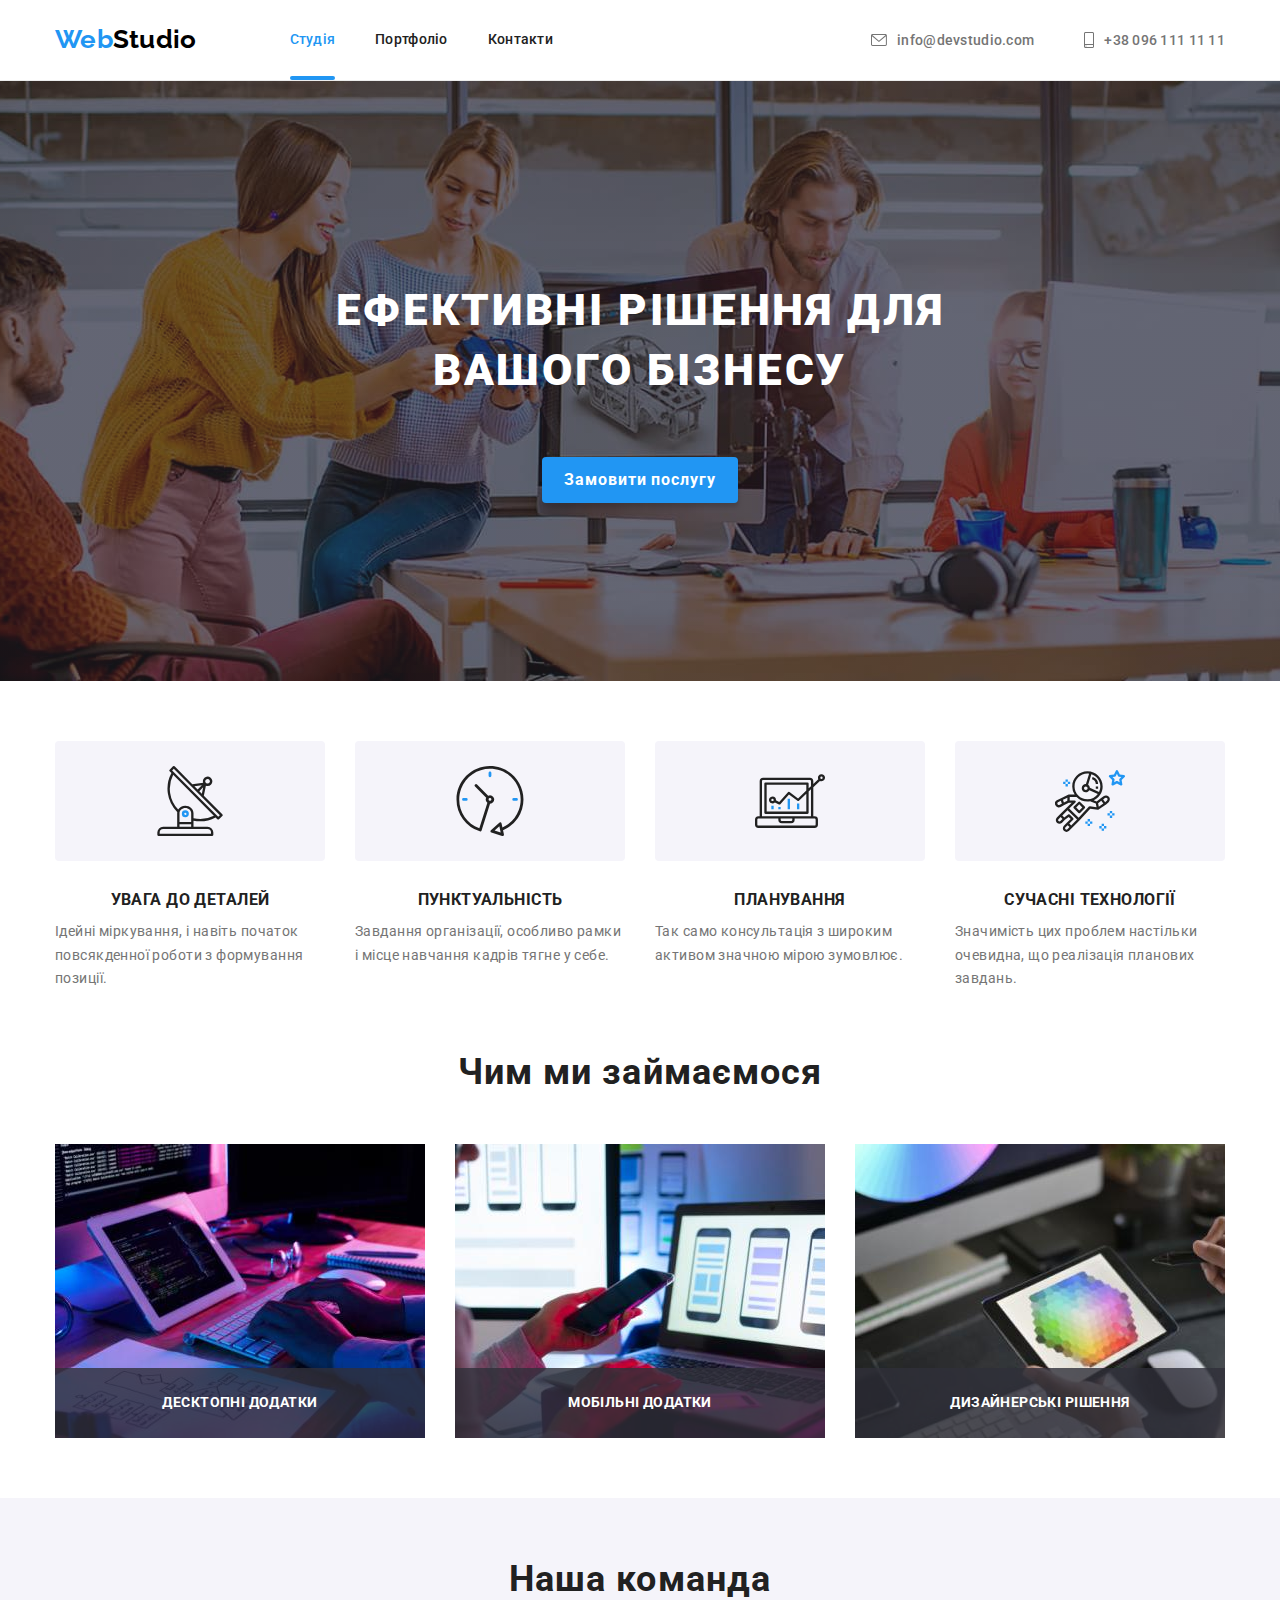
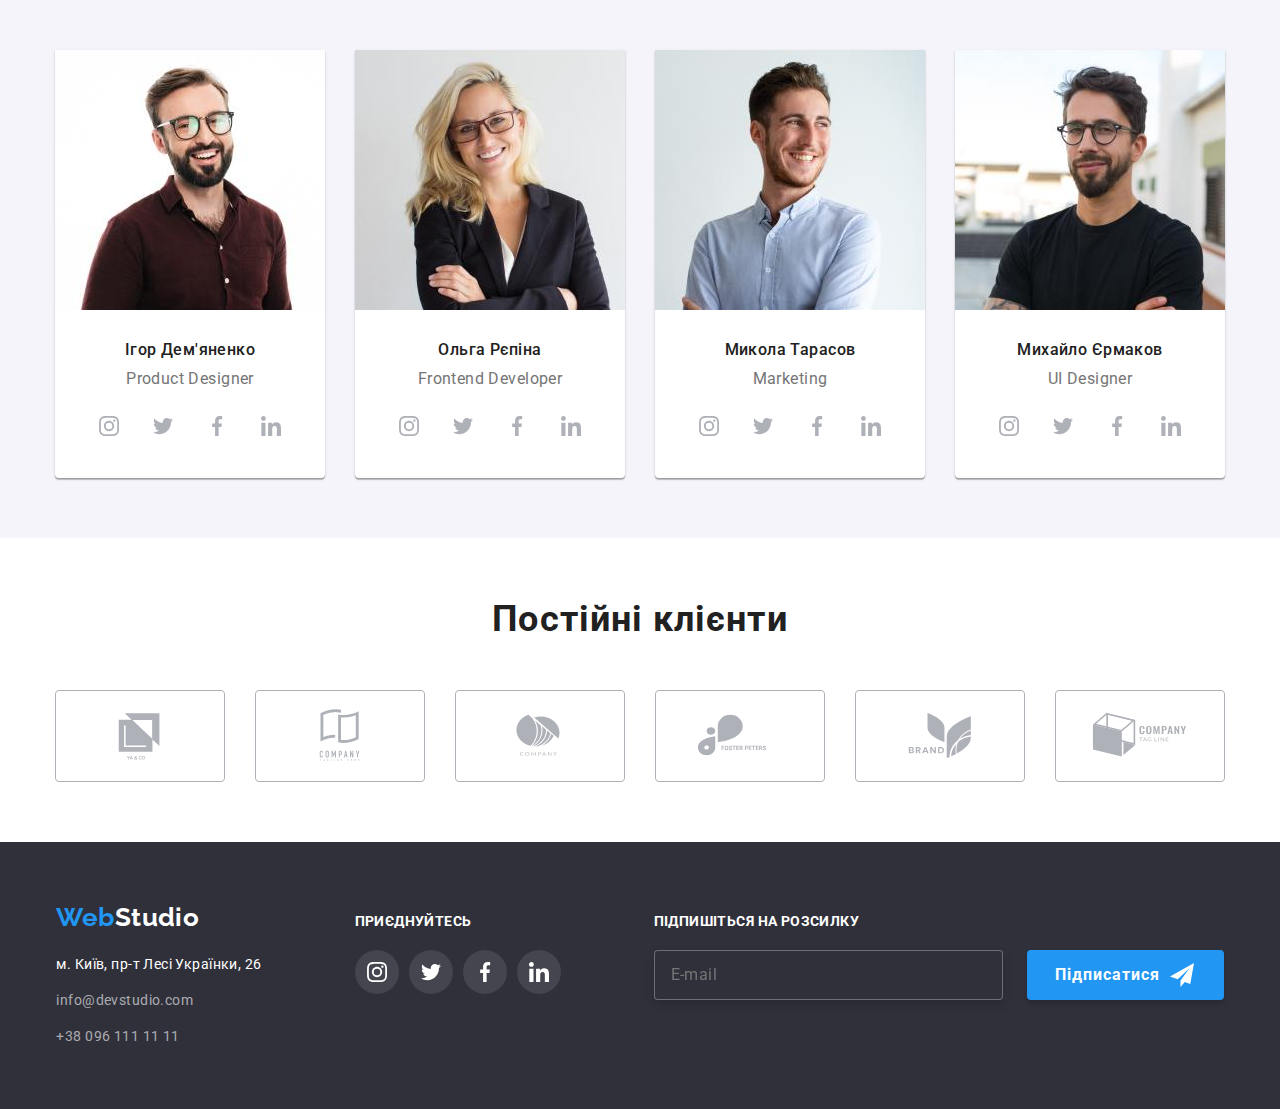
<file: index.html>
<!DOCTYPE html>
<html lang="uk">
  <head>
    <meta charset="UTF-8" />
    <meta http-equiv="X-UA-Compatible" content="IE=edge" />
    <meta name="viewport" content="width=device-width, initial-scale=1.0" />
    <title>WebStudio - Main Page</title>
    <link rel="preconnect" href="https://fonts.googleapis.com" />
    <link rel="preconnect" href="https://fonts.gstatic.com" crossorigin />
    <link
      href="https://fonts.googleapis.com/css2?family=Raleway:wght@700&family=Roboto:wght@400;500;700;900&display=swap"
      rel="stylesheet"
    />
    <link
      rel="stylesheet"
      href="https://cdnjs.cloudflare.com/ajax/libs/modern-normalize/1.1.0/modern-normalize.min.css"
    />
    <link rel="stylesheet" href="css/main.min.css" />
  </head>
  <body>
    <header class="header">
      <div class="container main-menu">
        <nav class="navigation">
          <a href="./index.html" class="main-logo link"
            ><span class="main-logo--blue">Web</span
            ><span class="main-logo--black">Studio</span></a
          >
          <ul class="navigation__list list">
            <li class="navigation__item">
              <a
                href="./index.html"
                class="navigation__link navigation__link--current link"
                >Студія</a
              >
            </li>
            <li class="navigation__item">
              <a class="navigation__link link" href="./portfolio.html"
                >Портфоліо</a
              >
            </li>
            <li class="navigation__item">
              <a href="#" class="navigation__link link">Контакти</a>
            </li>
          </ul>
        </nav>
        <ul class="contact-us list">
          <li class="contact-us__item">
            <a
              href="mailto:info@devstudio.com"
              class="link contact-us__link contact-us__link--mail"
              ><svg width="16" height="12" class="contact-us__icon">
                <use href="./images/sprite.svg#icon-envelope"></use>
              </svg>
              info@devstudio.com</a
            >
          </li>
          <li class="contact-us__item">
            <a
              href="tel:+380961111111"
              class="link contact-us__link contact-us__link--phone"
            >
              <svg width="10" height="16" class="contact-us__icon">
                <use href="./images/sprite.svg#icon-smartphone"></use>
              </svg>
              +38 096 111 11 11</a
            >
          </li>
        </ul>
        <div class="mobile-menu">
          <button
            type="button"
            class="mobile-menu__button--open"
            data-menu-open
          >
            <svg width="40" height="40">
              <use
                class="icon-menu"
                href="./images/sprite.svg#icon-mobile-menu"
              ></use>
            </svg>
          </button>
          <div class="container mobile-menu__container is-hidden" data-menu>
            <button
              type="button"
              class="mobile-menu__button--close"
              data-menu-close
            >
              <svg width="40" height="40">
                <use
                  class="icon-menu"
                  href="./images/sprite.svg#icon-mobile-menu-close"
                ></use>
              </svg>
            </button>
            <ul class="mob-nav list">
              <li class="mob-nav__item">
                <a
                  class="mob-nav__link mob-nav__link--current link"
                  href="./index.html"
                  >Студія</a
                >
              </li>
              <li class="mob-nav__item">
                <a class="mob-nav__link link" href="./portfolio.html"
                  >Портфоліо</a
                >
              </li>
              <li class="mob-nav__item">
                <a class="mob-nav__link link" href="">Контакти</a>
              </li>
            </ul>
            <div class="mob-contacts__wrap">
              <ul class="mob-contacts list">
                <li class="mob-contacts__item">
                  <a
                    class="mob-contacts__link--phone link"
                    href="tel:+380961111111"
                  >
                    +38 096 111 11 11</a
                  >
                </li>
                <li class="mob-contacts__item">
                  <a
                    class="mob-contacts__link--mail link"
                    href="mailto:info@devstudio.com"
                  >
                    info@devstudio.com</a
                  >
                </li>
              </ul>
              <ul class="mob-socials">
                <li class="mob-socials__item">
                  <a
                    href="#"
                    class="mob-socials__link link"
                    target="_blank"
                    rel="noopener noreferrer"
                    >Instagram</a
                  >
                </li>
                <li class="mob-socials__item">
                  <a
                    href="#"
                    class="mob-socials__link link"
                    target="_blank"
                    rel="noopener noreferrer"
                    >Twitter</a
                  >
                </li>
                <li class="mob-socials__item">
                  <a
                    href="#"
                    class="mob-socials__link link"
                    target="_blank"
                    rel="noopener noreferrer"
                    >Facebook</a
                  >
                </li>
                <li class="mob-socials__item">
                  <a
                    href="#"
                    class="mob-socials__link link"
                    target="_blank"
                    rel="noopener noreferrer"
                    >LinkedIn</a
                  >
                </li>
              </ul>
            </div>
          </div>
        </div>
      </div>
    </header>
    <main>
      <section class="hero">
        <div class="overlay">
          <div class="container hero__container">
            <h1 class="hero__title">Ефективні рішення для вашого бізнесу</h1>
            <button type="button" class="hero__button" data-modal-open="">
              Замовити послугу
            </button>
          </div>
        </div>
      </section>

      <section class="advantages section">
        <div class="container">
          <ul class="advantages__list list">
            <li class="advantages__item">
              <div class="advantages__thumb">
                <svg width="70" height="70" class="advantages__icon">
                  <use href="./images/sprite.svg#icon-antenna"></use>
                </svg>
              </div>
              <h3 class="advantages__title">УВАГА ДО ДЕТАЛЕЙ</h3>
              <p>
                Ідейні міркування, і навіть початок повсякденної роботи з
                формування позиції.
              </p>
            </li>
            <li class="advantages__item">
              <div class="advantages__thumb">
                <svg width="70" height="70" class="advantages__icon">
                  <use href="./images/sprite.svg#icon-clock"></use>
                </svg>
              </div>
              <h3 class="advantages__title">ПУНКТУАЛЬНІСТЬ</h3>
              <p>
                Завдання організації, особливо рамки і місце навчання кадрів
                тягне у себе.
              </p>
            </li>
            <li class="advantages__item">
              <div class="advantages__thumb">
                <svg width="70" height="70" class="advantages__icon">
                  <use href="./images/sprite.svg#icon-diagram"></use>
                </svg>
              </div>
              <h3 class="advantages__title">ПЛАНУВАННЯ</h3>
              <p>
                Так само консультація з широким активом значною мірою зумовлює.
              </p>
            </li>
            <li class="advantages__item">
              <div class="advantages__thumb">
                <svg width="70" height="70" class="advantages__icon">
                  <use href="./images/sprite.svg#icon-astronaut"></use>
                </svg>
              </div>
              <h3 class="advantages__title">СУЧАСНІ ТЕХНОЛОГІЇ</h3>
              <p>
                Значимість цих проблем настільки очевидна, що реалізація
                планових завдань.
              </p>
            </li>
          </ul>
        </div>
      </section>

      <section class="what-we-do section no-top-padding">
        <div class="container">
          <h2 class="section__title">Чим ми займаємося</h2>
          <ul class="what-we-do__list list">
            <li class="what-we-do__item">
              <img
                srcset="./images/img_1.jpg 1x, ./images/img_1-2x.jpg 2x"
                src="./images/img_1.jpg"
                alt="Комьютер"
                width="370"
              />
              <p class="what-we-do__description">Десктопні додатки</p>
            </li>
            <li class="what-we-do__item">
              <img
                srcset="./images/img_2.jpg 1x, ./images/img_2-2x.jpg 2x"
                src="./images/img_2-2x.jpg"
                alt="Телефон"
                width="370"
              />
              <p class="what-we-do__description">Мобільні додатки</p>
            </li>
            <li class="what-we-do__item">
              <img
                srcset="./images/img_3.jpg 1x, ./images/img_3-2x.jpg 2x"
                src="./images/img_3.jpg"
                alt="Планшет"
                width="370"
              />
              <p class="what-we-do__description">Дизайнерські рішення</p>
            </li>
          </ul>
        </div>
      </section>

      <section class="our-team section">
        <div class="container">
          <h2 class="section__title">Наша команда</h2>
          <ul class="our-team__members list">
            <li class="our-team__item">
              <picture>
                <source
                  srcset="./images/ihor-des.jpg 1x, ./images/ihor-des-2x.jpg 2x"
                  media="(min-width: 1200px)"
                />
                <source
                  srcset="./images/ihor-tab.jpg 1x, ./images/ihor-tab-2x.jpg 2x"
                  media="(min-width: 768px)"
                />
                <source
                  srcset="./images/ihor-mob.jpg 1x, ./images/ihor-mob-2x.jpg 2x"
                  media="(max-width: 767px)"
                />
                <img
                  src="./images/person1.jpg"
                  alt="Член команди Ігор Дем'яненко"
                />
              </picture>
              <div class="our-team__info">
                <h3 class="our-team__name">Ігор Дем'яненко</h3>
                <p class="our-team__role">Product Designer</p>
                <ul class="social-media list">
                  <li class="social-media__item">
                    <a href="#" class="social-media__link">
                      <svg width="20" height="20" class="social-media__icon">
                        <use href="./images/sprite.svg#icon-instagram"></use>
                      </svg>
                    </a>
                  </li>
                  <li class="social-media__item">
                    <a href="#" class="social-media__link">
                      <svg width="20" height="20" class="social-media__icon">
                        <use href="./images/sprite.svg#icon-twitter"></use>
                      </svg>
                    </a>
                  </li>
                  <li class="social-media__item">
                    <a href="#" class="social-media__link">
                      <svg width="20" height="20" class="social-media__icon">
                        <use href="./images/sprite.svg#icon-facebook"></use>
                      </svg>
                    </a>
                  </li>
                  <li class="social-media__item">
                    <a href="#" class="social-media__link">
                      <svg width="20" height="20" class="social-media__icon">
                        <use href="./images/sprite.svg#icon-linkedin"></use>
                      </svg>
                    </a>
                  </li>
                </ul>
              </div>
            </li>
            <li class="our-team__item">
              <picture>
                <source
                  srcset="./images/olha-des.jpg 1x, ./images/olha-des-2x.jpg 2x"
                  media="(min-width: 1200px)"
                />
                <source
                  srcset="./images/olha-tab.jpg 1x, ./images/olha-tab-2x.jpg 2x"
                  media="(min-width: 768px)"
                />
                <source
                  srcset="./images/olha-mob.jpg 1x, ./images/olha-mob-2x.jpg 2x"
                  media="(max-width: 767px)"
                />
                <img
                  src="./images/person2.jpg"
                  alt="Член команди Ольга Рєпіна"
                />
              </picture>
              <div class="our-team__info">
                <h3 class="our-team__name">Ольга Рєпіна</h3>
                <p class="our-team__role">Frontend Developer</p>
                <ul class="social-media list">
                  <li class="social-media__item">
                    <a href="#" class="social-media__link">
                      <svg width="20" height="20" class="social-media__icon">
                        <use href="./images/sprite.svg#icon-instagram"></use>
                      </svg>
                    </a>
                  </li>
                  <li class="social-media__item">
                    <a href="#" class="social-media__link">
                      <svg width="20" height="20" class="social-media__icon">
                        <use href="./images/sprite.svg#icon-twitter"></use>
                      </svg>
                    </a>
                  </li>
                  <li class="social-media__item">
                    <a href="#" class="social-media__link">
                      <svg width="20" height="20" class="social-media__icon">
                        <use href="./images/sprite.svg#icon-facebook"></use>
                      </svg>
                    </a>
                  </li>
                  <li class="social-media__item">
                    <a href="#" class="social-media__link">
                      <svg width="20" height="20" class="social-media__icon">
                        <use href="./images/sprite.svg#icon-linkedin"></use>
                      </svg>
                    </a>
                  </li>
                </ul>
              </div>
            </li>
            <li class="our-team__item">
              <picture>
                <source
                  srcset="
                    ./images/mykola-des.jpg    1x,
                    ./images/mykola-des-2x.jpg 2x
                  "
                  media="(min-width: 1200px)"
                />
                <source
                  srcset="
                    ./images/mykola-tab.jpg    1x,
                    ./images/mykola-tab-2x.jpg 2x
                  "
                  media="(min-width: 768px)"
                />
                <source
                  srcset="
                    ./images/mykola-mob.jpg    1x,
                    ./images/mykola-mob-2x.jpg 2x
                  "
                  media="(max-width: 767px)"
                />
                <img
                  src="./images/person3.jpg"
                  alt="Член команди Микола Тарасов"
                />
              </picture>
              <div class="our-team__info">
                <h3 class="our-team__name">Микола Тарасов</h3>
                <p class="our-team__role">Marketing</p>
                <ul class="social-media list">
                  <li class="social-media__item">
                    <a href="#" class="social-media__link">
                      <svg width="20" height="20" class="social-media__icon">
                        <use href="./images/sprite.svg#icon-instagram"></use>
                      </svg>
                    </a>
                  </li>
                  <li class="social-media__item">
                    <a href="#" class="social-media__link">
                      <svg width="20" height="20" class="social-media__icon">
                        <use href="./images/sprite.svg#icon-twitter"></use>
                      </svg>
                    </a>
                  </li>
                  <li class="social-media__item">
                    <a href="#" class="social-media__link">
                      <svg width="20" height="20" class="social-media__icon">
                        <use href="./images/sprite.svg#icon-facebook"></use>
                      </svg>
                    </a>
                  </li>
                  <li class="social-media__item">
                    <a href="#" class="social-media__link">
                      <svg width="20" height="20" class="social-media__icon">
                        <use href="./images/sprite.svg#icon-linkedin"></use>
                      </svg>
                    </a>
                  </li>
                </ul>
              </div>
            </li>
            <li class="our-team__item">
              <picture>
                <source
                  srcset="
                    ./images/mykhailo-des.jpg    1x,
                    ./images/mykhailo-des-2x.jpg 2x
                  "
                  media="(min-width: 1200px)"
                />
                <source
                  srcset="
                    ./images/mykhailo-tab.jpg    1x,
                    ./images/mykhailo-tab-2x.jpg 2x
                  "
                  media="(min-width: 768px)"
                />
                <source
                  srcset="
                    ./images/mykhailo-mob.jpg    1x,
                    ./images/mykhailo-mob-2x.jpg 2x
                  "
                  media="(max-width: 767px)"
                />
                <img
                  src="./images/person4.jpg"
                  alt="Член команди Михайло Єрмаков"
                />
              </picture>
              <div class="our-team__info">
                <h3 class="our-team__name">Михайло Єрмаков</h3>
                <p class="our-team__role">UI Designer</p>
                <ul class="social-media list">
                  <li class="social-media__item">
                    <a href="#" class="social-media__link">
                      <svg width="20" height="20" class="social-media__icon">
                        <use href="./images/sprite.svg#icon-instagram"></use>
                      </svg>
                    </a>
                  </li>
                  <li class="social-media__item">
                    <a href="#" class="social-media__link">
                      <svg width="20" height="20" class="social-media__icon">
                        <use href="./images/sprite.svg#icon-twitter"></use>
                      </svg>
                    </a>
                  </li>
                  <li class="social-media__item">
                    <a href="#" class="social-media__link">
                      <svg width="20" height="20" class="social-media__icon">
                        <use href="./images/sprite.svg#icon-facebook"></use>
                      </svg>
                    </a>
                  </li>
                  <li class="social-media__item">
                    <a href="#" class="social-media__link">
                      <svg width="20" height="20" class="social-media__icon">
                        <use href="./images/sprite.svg#icon-linkedin"></use>
                      </svg>
                    </a>
                  </li>
                </ul>
              </div>
            </li>
          </ul>
        </div>
      </section>

      <section class="section clients">
        <div class="container">
          <h2 class="section__title">Постійні клієнти</h2>
          <ul class="list clients__list">
            <li class="clients__item">
              <a href="#" class="clients__link">
                <svg width="106" height="60">
                  <use href="./images/sprite.svg#icon-client1"></use>
                </svg>
              </a>
            </li>
            <li class="clients__item">
              <a href="#" class="clients__link">
                <svg width="106" height="60">
                  <use href="./images/sprite.svg#icon-client2"></use>
                </svg>
              </a>
            </li>
            <li class="clients__item">
              <a href="#" class="clients__link">
                <svg width="106" height="60">
                  <use href="./images/sprite.svg#icon-client3"></use>
                </svg>
              </a>
            </li>
            <li class="clients__item">
              <a href="#" class="clients__link">
                <svg width="106" height="60">
                  <use href="./images/sprite.svg#icon-client4"></use>
                </svg>
              </a>
            </li>
            <li class="clients__item">
              <a href="#" class="clients__link">
                <svg width="106" height="60">
                  <use href="./images/sprite.svg#icon-client5"></use>
                </svg>
              </a>
            </li>
            <li class="clients__item">
              <a href="#" class="clients__link">
                <svg width="106" height="60">
                  <use href="./images/sprite.svg#icon-client6"></use>
                </svg>
              </a>
            </li>
          </ul>
        </div>
      </section>
    </main>
    <footer class="footer">
      <div class="container footer__flex">
        <div class="footer__address-thumb">
          <a href="./index.html" class="main-logo main-logo__footer link"
            ><span class="main-logo--blue">Web</span
            ><span class="main-logo--white">Studio</span></a
          >
          <address class="address">
            <ul class="address__list list">
              <li class="address__item">
                <a
                  class="address__link address__link--white link"
                  href="https://goo.gl/maps/bYB9UnZRX9ZfqLbC6"
                  >м. Київ, пр-т Лесі Українки, 26</a
                >
              </li>
              <li class="address__item">
                <a
                  class="address__link address__link--opacity link"
                  href="mailto:info@devstudio.com"
                  >info@devstudio.com</a
                >
              </li>
              <li class="address__item">
                <a
                  class="address__link address__link--opacity link"
                  href="tel:+380961111111"
                  >+38 096 111 11 11</a
                >
              </li>
            </ul>
          </address>
        </div>
        <div class="social-networks">
          <p class="social-networks__text">Приєднуйтесь</p>
          <ul class="social-networks__list list">
            <li class="social-networks__item">
              <a href="#" class="social-networks__link">
                <svg width="20" height="20" class="social-networks__icon">
                  <use href="./images/sprite.svg#icon-instagram"></use>
                </svg>
              </a>
            </li>
            <li class="social-networks__item">
              <a href="#" class="social-networks__link">
                <svg width="20" height="20" class="social-networks__icon">
                  <use href="./images/sprite.svg#icon-twitter"></use>
                </svg>
              </a>
            </li>
            <li class="social-networks__item">
              <a href="#" class="social-networks__link">
                <svg width="20" height="20" class="social-networks__icon">
                  <use href="./images/sprite.svg#icon-facebook"></use>
                </svg>
              </a>
            </li>
            <li class="social-networks__item">
              <a href="#" class="social-networks__link">
                <svg width="20" height="20" class="social-networks__icon">
                  <use href="./images/sprite.svg#icon-linkedin"></use>
                </svg>
              </a>
            </li>
          </ul>
        </div>
        <div class="subscribe">
          <p class="subscribe__text">Підпишіться на розсилку</p>
          <form method="post" class="subscribe__form">
            <input
              type="email"
              class="subscribe__email-input"
              name="email"
              placeholder="E-mail"
            />
            <button type="submit" class="btn">
              <span class="btn__text"> Підписатися</span>
              <svg width="24" height="24" class="btn__icon">
                <use href="./images/sprite.svg#icon-send"></use>
              </svg>
            </button>
          </form>
        </div>
      </div>
    </footer>
    <!--MODAL-WINDOW-->
    <div class="backdrop is-hidden" data-modal="">
      <div class="modal">
        <button type="button" class="modal__close-button" data-modal-close="">
          <svg width="18" height="18" class="modal__close-icon">
            <use href="./images/sprite.svg#icon-close-black"></use>
          </svg>
        </button>
        <form class="lead-form">
          <p class="lead-form__title">Залиште свої дані, ми вам передзвонимо</p>
          <div class="lead-form__field">
            <label for="name" class="lead-form__label">Ім'я</label>
            <div class="wrapper">
              <input
                type="text"
                class="lead-form__input"
                name="name"
                id="name"
              />
              <svg width="18" height="18" class="lead-form__icon">
                <use href="./images/sprite.svg#icon-person-black"></use>
              </svg>
            </div>
          </div>
          <div class="lead-form__field">
            <label for="tel" class="lead-form__label">Телефон</label>
            <div class="wrapper">
              <input type="tel" class="lead-form__input" name="tel" id="tel" />
              <svg width="18" height="18" class="lead-form__icon">
                <use href="./images/sprite.svg#icon-phone-black"></use>
              </svg>
            </div>
          </div>
          <div class="lead-form__field">
            <label for="email" class="lead-form__label">Пошта</label>
            <div class="wrapper">
              <input
                type="email"
                class="lead-form__input"
                name="email"
                id="email"
              />
              <svg width="18" height="18" class="lead-form__icon">
                <use href="./images/sprite.svg#icon-email-black"></use>
              </svg>
            </div>
          </div>
          <div class="lead-form__field--comment">
            <label for="comment" class="lead-form__label">Коментар</label>
            <textarea
              class="lead-form__input--comment"
              name="comment"
              id="comment"
              placeholder="Введіть текст"
            ></textarea>
          </div>
          <label for="terms" class="lead-form__terms">
            <input
              type="checkbox"
              class="lead-form__checkbox"
              name="terms"
              id="terms"
            />
            <span class="custom-check">
              <svg width="16" height="15" class="custom-check__icon">
                <use href="./images/sprite.svg#icon-check"></use>
              </svg>
            </span>
            <span class="agreement">
              Погоджуюся з розсилкою та приймаю
              <a href="#" class="agreement__link">Умови договору</a>
            </span>
          </label>

          <div class="lead-form__submit">
            <button type="submit" class="lead-form__button">Відправити</button>
          </div>
        </form>
      </div>
    </div>
    <script src="./js/modal.js"></script>
    <script src="./js/mobile-menu.js"></script>
  </body>
</html>
</file>
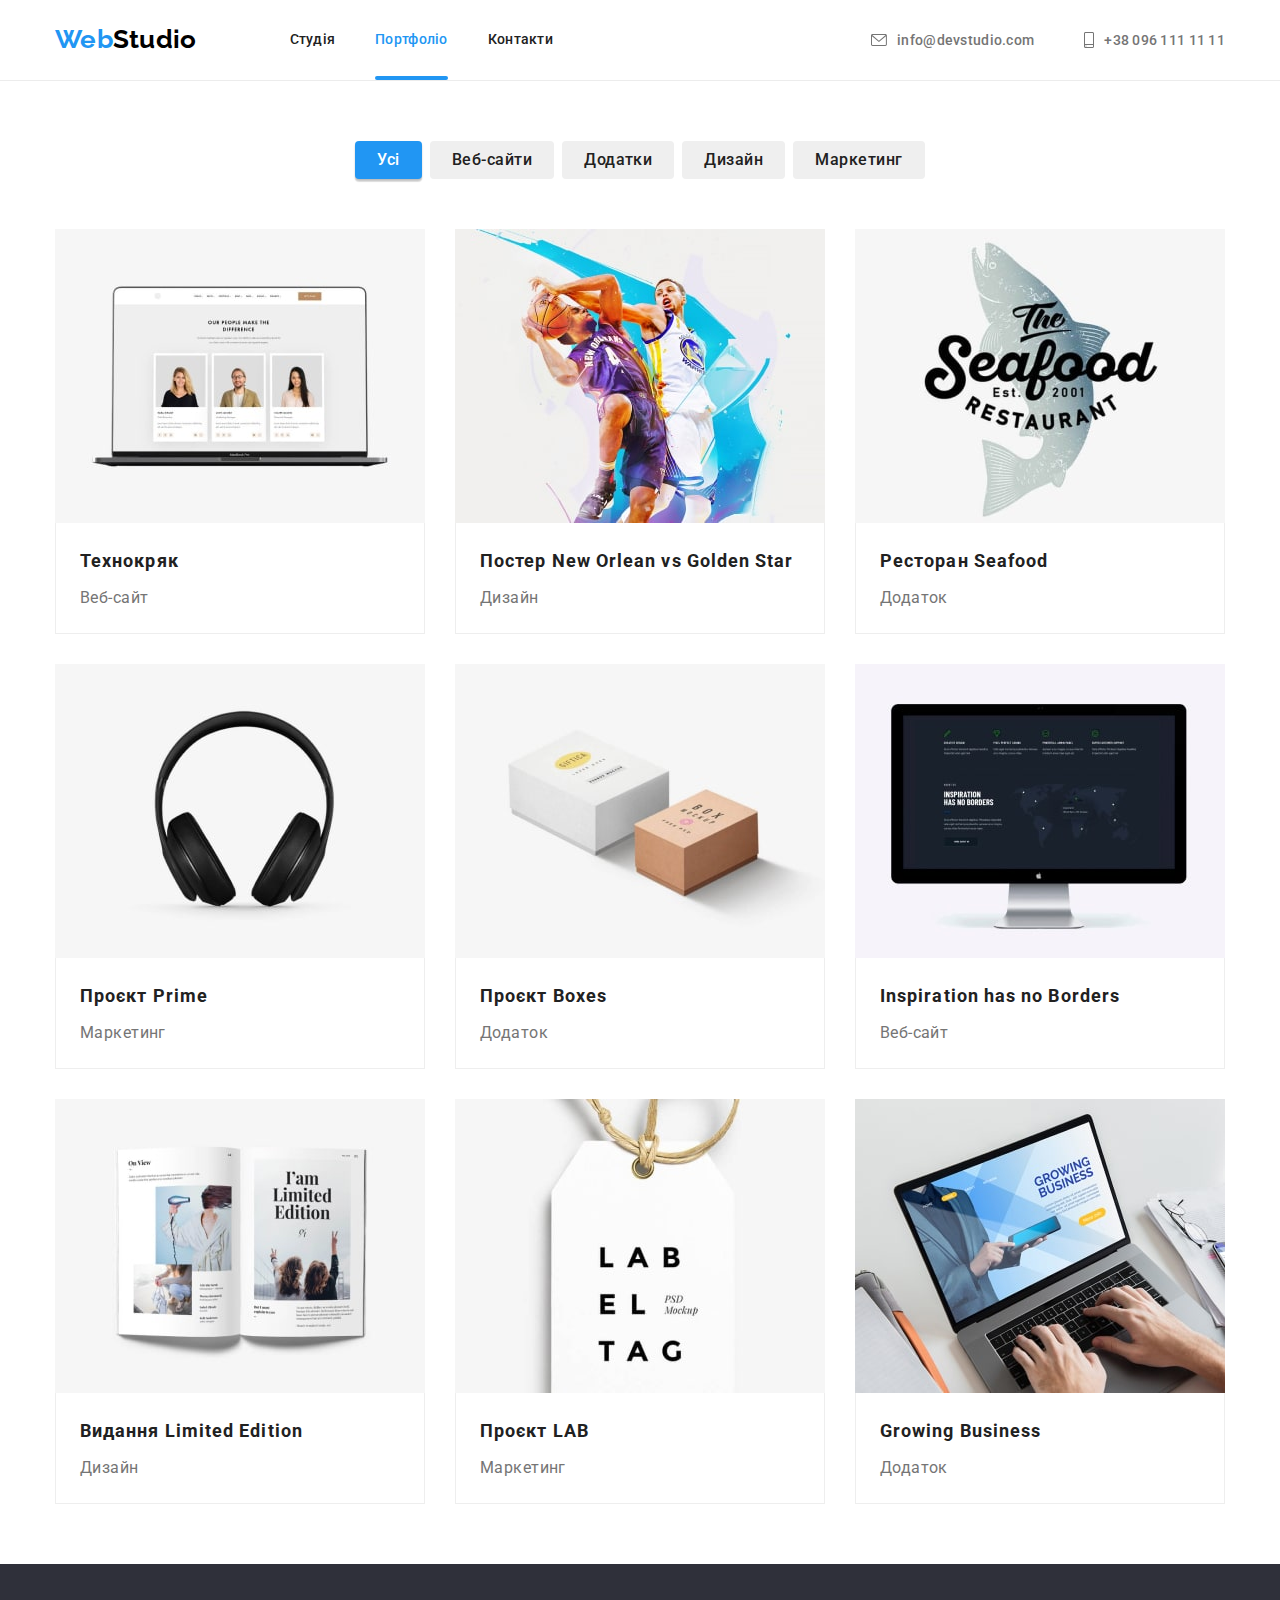
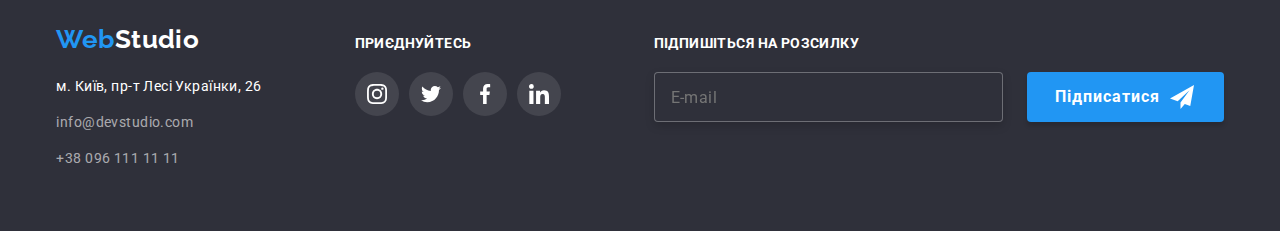
<file: portfolio.html>
<!DOCTYPE html>
<html lang="uk">
  <head>
    <meta charset="UTF-8" />
    <meta http-equiv="X-UA-Compatible" content="IE=edge" />
    <meta name="viewport" content="width=device-width, initial-scale=1.0" />
    <title>WebStudio - Portfolio</title>
    <link rel="preconnect" href="https://fonts.googleapis.com" />
    <link rel="preconnect" href="https://fonts.gstatic.com" crossorigin />
    <link
      href="https://fonts.googleapis.com/css2?family=Raleway:wght@700&family=Roboto:wght@400;500;700;900&display=swap"
      rel="stylesheet"
    />
    <link
      rel="stylesheet"
      href="https://cdnjs.cloudflare.com/ajax/libs/modern-normalize/1.1.0/modern-normalize.min.css"
    />
    <link rel="stylesheet" href="./css/main.min.css" />
  </head>
  <body>
    <header class="header">
      <div class="container main-menu">
        <nav class="navigation">
          <a href="./index.html" class="main-logo link"
            ><span class="main-logo--blue">Web</span
            ><span class="main-logo--black">Studio</span></a
          >
          <ul class="navigation__list list">
            <li class="navigation__item">
              <a href="./index.html" class="navigation__link link">Студія</a>
            </li>
            <li class="navigation__item">
              <a
                class="navigation__link navigation__link--current link"
                href="./portfolio.html"
                >Портфоліо</a
              >
            </li>
            <li class="navigation__item">
              <a href="#" class="navigation__link link">Контакти</a>
            </li>
          </ul>
        </nav>
        <ul class="contact-us list">
          <li class="contact-us__item">
            <a
              href="mailto:info@devstudio.com"
              class="link contact-us__link contact-us__link--mail"
              ><svg width="16" height="12" class="contact-us__icon">
                <use href="./images/sprite.svg#icon-envelope"></use>
              </svg>
              info@devstudio.com</a
            >
          </li>
          <li class="contact-us__item">
            <a
              href="tel:+380961111111"
              class="link contact-us__link contact-us__link--phone"
            >
              <svg width="10" height="16" class="contact-us__icon">
                <use href="./images/sprite.svg#icon-smartphone"></use>
              </svg>
              +38 096 111 11 11</a
            >
          </li>
        </ul>
        <div class="mobile-menu">
          <button
            type="button"
            class="mobile-menu__button--open"
            data-menu-open
          >
            <svg width="40" height="40">
              <use
                class="icon-menu"
                href="./images/sprite.svg#icon-mobile-menu"
              ></use>
            </svg>
          </button>
          <div class="container mobile-menu__container is-hidden" data-menu>
            <button
              type="button"
              class="mobile-menu__button--close"
              data-menu-close
            >
              <svg width="40" height="40">
                <use
                  class="icon-menu"
                  href="./images/sprite.svg#icon-mobile-menu-close"
                ></use>
              </svg>
            </button>
            <ul class="mob-nav list">
              <li class="mob-nav__item">
                <a
                  class="mob-nav__link mob-nav__link--current link"
                  href="./index.html"
                  >Студія</a
                >
              </li>
              <li class="mob-nav__item">
                <a class="mob-nav__link link" href="./portfolio.html"
                  >Портфоліо</a
                >
              </li>
              <li class="mob-nav__item">
                <a class="mob-nav__link link" href="">Контакти</a>
              </li>
            </ul>
            <div class="mob-contacts__wrap">
              <ul class="mob-contacts list">
                <li class="mob-contacts__item">
                  <a
                    class="mob-contacts__link--phone link"
                    href="tel:+380961111111"
                  >
                    +38 096 111 11 11</a
                  >
                </li>
                <li class="mob-contacts__item">
                  <a
                    class="mob-contacts__link--mail link"
                    href="mailto:info@devstudio.com"
                  >
                    info@devstudio.com</a
                  >
                </li>
              </ul>
              <ul class="mob-socials">
                <li class="mob-socials__item">
                  <a
                    href="#"
                    class="mob-socials__link link"
                    target="_blank"
                    rel="noopener noreferrer"
                    >Instagram</a
                  >
                </li>
                <li class="mob-socials__item">
                  <a
                    href="#"
                    class="mob-socials__link link"
                    target="_blank"
                    rel="noopener noreferrer"
                    >Twitter</a
                  >
                </li>
                <li class="mob-socials__item">
                  <a
                    href="#"
                    class="mob-socials__link link"
                    target="_blank"
                    rel="noopener noreferrer"
                    >Facebook</a
                  >
                </li>
                <li class="mob-socials__item">
                  <a
                    href="#"
                    class="mob-socials__link link"
                    target="_blank"
                    rel="noopener noreferrer"
                    >LinkedIn</a
                  >
                </li>
              </ul>
            </div>
          </div>
        </div>
      </div>
    </header>
    <main>
      <!-- main page-->
      <section class="our-works section">
        <div class="container">
          <h1 class="our-works__title hidden">Портфоліо</h1>
          <ul class="filters list">
            <li class="filters__item">
              <button
                class="filters__filter filters__filter--accent"
                type="button"
              >
                Усі
              </button>
            </li>
            <li class="filters__item">
              <button class="filters__filter" type="button">Веб-сайти</button>
            </li>
            <li class="filters__item">
              <button class="filters__filter" type="button">Додатки</button>
            </li>
            <li class="filters__item">
              <button class="filters__filter" type="button">Дизайн</button>
            </li>
            <li class="filters__item">
              <button class="filters__filter" type="button">Маркетинг</button>
            </li>
          </ul>

          <ul class="portfolio list">
            <li class="portfolio__item">
              <a href="#" class="portfolio__link link">
                <div class="portfolio__thumb">
                  <picture>
                    <source
                      srcset="
                        ./images/project-1-desk.jpg    1x,
                        ./images/project-1-desk@2x.jpg 2x
                      "
                      media="(min-width: 1200px)"
                    />
                    <source
                      srcset="
                        ./images/project-1-tab.jpg    1x,
                        ./images/project-1-tab@2x.jpg 2x
                      "
                      media="(min-width: 768px)"
                    />
                    <source
                      srcset="
                        ./images/project-1-mob.jpg    1x,
                        ./images/project-1-mob@2x.jpg 2x
                      "
                      media="(max-width: 767px)"
                    />
                    <img
                      src="./images/portfolio_pic_1.jpg"
                      alt="Приклад роботи 1"
                    />
                  </picture>
                  <div class="portfolio__overlay">
                    <p class="portfolio__description">
                      Ресурс пропонує комплексні пропозиції з різним рівнем
                      функціоналу та сервісів. Все це дозволить відвідувачу
                      отримати вичерпні відомості про компанію чи приватну
                      особу.
                    </p>
                  </div>
                </div>
                <div class="portfolio__client-desc">
                  <h2 class="portfolio__company">Технокряк</h2>
                  <p class="portfolio__field">Веб-сайт</p>
                </div>
              </a>
            </li>
            <li class="portfolio__item">
              <a href="#" class="portfolio__link link">
                <div class="portfolio__thumb">
                  <picture>
                    <source
                      srcset="
                        ./images/project-2-desk.jpg    1x,
                        ./images/project-2-desk@2x.jpg 2x
                      "
                      media="(min-width: 1200px)"
                    />
                    <source
                      srcset="
                        ./images/project-2-tab.jpg    1x,
                        ./images/project-2-tab@2x.jpg 2x
                      "
                      media="(min-width: 768px)"
                    />
                    <source
                      srcset="
                        ./images/project-2-mob.jpg    1x,
                        ./images/project-2-mob@2x.jpg 2x
                      "
                      media="(max-width: 767px)"
                    />
                    <img
                      src="./images/portfolio_pic_2.jpg"
                      alt="Приклад роботи 2"
                    />
                  </picture>
                  <div class="portfolio__overlay">
                    <p class="portfolio__description">
                      Ресурс пропонує комплексні пропозиції з різним рівнем
                      функціоналу та сервісів. Все це дозволить відвідувачу
                      отримати вичерпні відомості про компанію чи приватну
                      особу.
                    </p>
                  </div>
                </div>
                <div class="portfolio__client-desc">
                  <h2 class="portfolio__company">
                    Постер New Orlean vs Golden Star
                  </h2>
                  <p class="portfolio__field">Дизайн</p>
                </div>
              </a>
            </li>
            <li class="portfolio__item">
              <a href="#" class="portfolio__link link">
                <div class="portfolio__thumb">
                  <picture>
                    <source
                      srcset="
                        ./images/project-3-desk.jpg    1x,
                        ./images/project-3-desk@2x.jpg 2x
                      "
                      media="(min-width: 1200px)"
                    />
                    <source
                      srcset="
                        ./images/project-3-tab.jpg    1x,
                        ./images/project-3-tab@2x.jpg 2x
                      "
                      media="(min-width: 768px)"
                    />
                    <source
                      srcset="
                        ./images/project-3-mob.jpg    1x,
                        ./images/project-3-mob@2x.jpg 2x
                      "
                      media="(max-width: 767px)"
                    />
                    <img
                      src="./images/portfolio_pic_3.jpg"
                      alt="Приклад роботи 3"
                    />
                  </picture>
                  <div class="portfolio__overlay">
                    <p class="portfolio__description">
                      Ресурс пропонує комплексні пропозиції з різним рівнем
                      функціоналу та сервісів. Все це дозволить відвідувачу
                      отримати вичерпні відомості про компанію чи приватну
                      особу.
                    </p>
                  </div>
                </div>
                <div class="portfolio__client-desc">
                  <h2 class="portfolio__company">Ресторан Seafood</h2>
                  <p class="portfolio__field">Додаток</p>
                </div>
              </a>
            </li>
            <li class="portfolio__item">
              <a href="#" class="portfolio__link link">
                <div class="portfolio__thumb">
                  <picture>
                    <source
                      srcset="
                        ./images/project-4-desk.jpg    1x,
                        ./images/project-4-desk@2x.jpg 2x
                      "
                      media="(min-width: 1200px)"
                    />
                    <source
                      srcset="
                        ./images/project-4-tab.jpg    1x,
                        ./images/project-4-tab@2x.jpg 2x
                      "
                      media="(min-width: 768px)"
                    />
                    <source
                      srcset="
                        ./images/project-4-mob.jpg    1x,
                        ./images/project-4-mob@2x.jpg 2x
                      "
                      media="(max-width: 767px)"
                    />
                    <img
                      src="./images/portfolio_pic_4.jpg"
                      alt="Приклад роботи 4"
                    />
                  </picture>
                  <div class="portfolio__overlay">
                    <p class="portfolio__description">
                      Ресурс пропонує комплексні пропозиції з різним рівнем
                      функціоналу та сервісів. Все це дозволить відвідувачу
                      отримати вичерпні відомості про компанію чи приватну
                      особу.
                    </p>
                  </div>
                </div>
                <div class="portfolio__client-desc">
                  <h2 class="portfolio__company">Проєкт Prime</h2>
                  <p class="portfolio__field">Маркетинг</p>
                </div>
              </a>
            </li>
            <li class="portfolio__item">
              <a href="#" class="portfolio__link link">
                <div class="portfolio__thumb">
                  <picture>
                    <source
                      srcset="
                        ./images/project-5-desk.jpg    1x,
                        ./images/project-5-desk@2x.jpg 2x
                      "
                      media="(min-width: 1200px)"
                    />
                    <source
                      srcset="
                        ./images/project-5-tab.jpg    1x,
                        ./images/project-5-tab@2x.jpg 2x
                      "
                      media="(min-width: 768px)"
                    />
                    <source
                      srcset="
                        ./images/project-5-mob.jpg    1x,
                        ./images/project-5-mob@2x.jpg 2x
                      "
                      media="(max-width: 767px)"
                    />
                    <img
                      src="./images/portfolio_pic_5.jpg"
                      alt="Приклад роботи 5"
                    />
                  </picture>
                  <div class="portfolio__overlay">
                    <p class="portfolio__description">
                      Ресурс пропонує комплексні пропозиції з різним рівнем
                      функціоналу та сервісів. Все це дозволить відвідувачу
                      отримати вичерпні відомості про компанію чи приватну
                      особу.
                    </p>
                  </div>
                </div>
                <div class="portfolio__client-desc">
                  <h2 class="portfolio__company">Проєкт Boxes</h2>
                  <p class="portfolio__field">Додаток</p>
                </div>
              </a>
            </li>
            <li class="portfolio__item">
              <a href="#" class="portfolio__link link">
                <div class="portfolio__thumb">
                  <picture>
                    <source
                      srcset="
                        ./images/project-6-desk.jpg    1x,
                        ./images/project-6-desk@2x.jpg 2x
                      "
                      media="(min-width: 1200px)"
                    />
                    <source
                      srcset="
                        ./images/project-6-tab.jpg    1x,
                        ./images/project-6-tab@2x.jpg 2x
                      "
                      media="(min-width: 768px)"
                    />
                    <source
                      srcset="
                        ./images/project-6-mob.jpg    1x,
                        ./images/project-6-mob@2x.jpg 2x
                      "
                      media="(max-width: 767px)"
                    />
                    <img
                      src="./images/portfolio_pic_6.jpg"
                      alt="Приклад роботи 6"
                    />
                  </picture>
                  <div class="portfolio__overlay">
                    <p class="portfolio__description">
                      Ресурс пропонує комплексні пропозиції з різним рівнем
                      функціоналу та сервісів. Все це дозволить відвідувачу
                      отримати вичерпні відомості про компанію чи приватну
                      особу.
                    </p>
                  </div>
                </div>
                <div class="portfolio__client-desc">
                  <h2 class="portfolio__company">Inspiration has no Borders</h2>
                  <p class="portfolio__field">Веб-сайт</p>
                </div>
              </a>
            </li>
            <li class="portfolio__item">
              <a href="#" class="portfolio__link link">
                <div class="portfolio__thumb">
                  <picture>
                    <source
                      srcset="
                        ./images/project-7-desk.jpg    1x,
                        ./images/project-7-desk@2x.jpg 2x
                      "
                      media="(min-width: 1200px)"
                    />
                    <source
                      srcset="
                        ./images/project-7-tab.jpg    1x,
                        ./images/project-7-tab@2x.jpg 2x
                      "
                      media="(min-width: 768px)"
                    />
                    <source
                      srcset="
                        ./images/project-7-mob.jpg    1x,
                        ./images/project-7-mob@2x.jpg 2x
                      "
                      media="(max-width: 767px)"
                    />
                    <img
                      src="./images/portfolio_pic_7.jpg"
                      alt="Приклад роботи 7"
                    />
                  </picture>
                  <div class="portfolio__overlay">
                    <p class="portfolio__description">
                      Ресурс пропонує комплексні пропозиції з різним рівнем
                      функціоналу та сервісів. Все це дозволить відвідувачу
                      отримати вичерпні відомості про компанію чи приватну
                      особу.
                    </p>
                  </div>
                </div>
                <div class="portfolio__client-desc">
                  <h2 class="portfolio__company">Видання Limited Edition</h2>
                  <p class="portfolio__field">Дизайн</p>
                </div>
              </a>
            </li>
            <li class="portfolio__item">
              <a href="#" class="portfolio__link link">
                <div class="portfolio__thumb">
                  <picture>
                    <source
                      srcset="
                        ./images/project-8-desk.jpg    1x,
                        ./images/project-8-desk@2x.jpg 2x
                      "
                      media="(min-width: 1200px)"
                    />
                    <source
                      srcset="
                        ./images/project-8-tab.jpg    1x,
                        ./images/project-8-tab@2x.jpg 2x
                      "
                      media="(min-width: 768px)"
                    />
                    <source
                      srcset="
                        ./images/project-8-mob.jpg    1x,
                        ./images/project-8-mob@2x.jpg 2x
                      "
                      media="(max-width: 767px)"
                    />
                    <img
                      src="./images/portfolio_pic_8.jpg"
                      alt="Приклад роботи 8"
                    />
                  </picture>
                  <div class="portfolio__overlay">
                    <p class="portfolio__description">
                      Ресурс пропонує комплексні пропозиції з різним рівнем
                      функціоналу та сервісів. Все це дозволить відвідувачу
                      отримати вичерпні відомості про компанію чи приватну
                      особу.
                    </p>
                  </div>
                </div>
                <div class="portfolio__client-desc">
                  <h2 class="portfolio__company">Проєкт LAB</h2>
                  <p class="portfolio__field">Маркетинг</p>
                </div>
              </a>
            </li>
            <li class="portfolio__item">
              <a href="#" class="portfolio__link link">
                <div class="portfolio__thumb">
                  <picture>
                    <source
                      srcset="
                        ./images/project-9-desk.jpg    1x,
                        ./images/project-9-desk@2x.jpg 2x
                      "
                      media="(min-width: 1200px)"
                    />
                    <source
                      srcset="
                        ./images/project-9-tab.jpg    1x,
                        ./images/project-9-tab@2x.jpg 2x
                      "
                      media="(min-width: 768px)"
                    />
                    <source
                      srcset="
                        ./images/project-9-mob.jpg    1x,
                        ./images/project-9-mob@2x.jpg 2x
                      "
                      media="(max-width: 767px)"
                    />
                    <img
                      src="./images/portfolio_pic_9.jpg"
                      alt="Приклад роботи 9"
                    />
                  </picture>
                  <div class="portfolio__overlay">
                    <p class="portfolio__description">
                      Ресурс пропонує комплексні пропозиції з різним рівнем
                      функціоналу та сервісів. Все це дозволить відвідувачу
                      отримати вичерпні відомості про компанію чи приватну
                      особу.
                    </p>
                  </div>
                </div>
                <div class="portfolio__client-desc">
                  <h2 class="portfolio__company">Growing Business</h2>
                  <p class="portfolio__field">Додаток</p>
                </div>
              </a>
            </li>
          </ul>
        </div>
      </section>
    </main>
    <footer class="footer">
      <div class="container footer__flex">
        <div class="footer__address-thumb">
          <a href="./index.html" class="main-logo main-logo__footer link"
            ><span class="main-logo--blue">Web</span
            ><span class="main-logo--white">Studio</span></a
          >
          <address class="address">
            <ul class="address__list list">
              <li class="address__item">
                <a
                  class="address__link address__link--white link"
                  href="https://goo.gl/maps/bYB9UnZRX9ZfqLbC6"
                  >м. Київ, пр-т Лесі Українки, 26</a
                >
              </li>
              <li class="address__item">
                <a
                  class="address__link address__link--opacity link"
                  href="mailto:info@devstudio.com"
                  >info@devstudio.com</a
                >
              </li>
              <li class="address__item">
                <a
                  class="address__link address__link--opacity link"
                  href="tel:+380961111111"
                  >+38 096 111 11 11</a
                >
              </li>
            </ul>
          </address>
        </div>
        <div class="social-networks">
          <p class="social-networks__text">Приєднуйтесь</p>
          <ul class="social-networks__list list">
            <li class="social-networks__item">
              <a href="#" class="social-networks__link">
                <svg width="20" height="20" class="social-networks__icon">
                  <use href="./images/sprite.svg#icon-instagram"></use>
                </svg>
              </a>
            </li>
            <li class="social-networks__item">
              <a href="#" class="social-networks__link">
                <svg width="20" height="20" class="social-networks__icon">
                  <use href="./images/sprite.svg#icon-twitter"></use>
                </svg>
              </a>
            </li>
            <li class="social-networks__item">
              <a href="#" class="social-networks__link">
                <svg width="20" height="20" class="social-networks__icon">
                  <use href="./images/sprite.svg#icon-facebook"></use>
                </svg>
              </a>
            </li>
            <li class="social-networks__item">
              <a href="#" class="social-networks__link">
                <svg width="20" height="20" class="social-networks__icon">
                  <use href="./images/sprite.svg#icon-linkedin"></use>
                </svg>
              </a>
            </li>
          </ul>
        </div>
        <div class="subscribe">
          <p class="subscribe__text">Підпишіться на розсилку</p>
          <form method="post" class="subscribe__form">
            <input
              type="email"
              class="subscribe__email-input"
              name="email"
              placeholder="E-mail"
            />
            <button type="submit" class="btn">
              <span class="btn__text"> Підписатися</span>
              <svg width="24" height="24" class="btn__icon">
                <use href="./images/sprite.svg#icon-send"></use>
              </svg>
            </button>
          </form>
        </div>
      </div>
    </footer>
    <script src="./js/mobile-menu.js"></script>
  </body>
</html>
</file>
<file: css/main.min.css>
h1,h2,h3,h4,h5,h6,p{margin-top:0;margin-bottom:0}ul,ol{margin:0;padding-left:0}.link{text-decoration:none}.list{list-style:none}button{cursor:pointer;font-family:inherit}img{display:block;max-width:100%;height:auto}body{color:var(--text-primary-grey);font-family:"Roboto",sans-serif;font-size:14px;line-height:1.71;letter-spacing:.03em}.hidden{visibility:hidden;display:none}:root{--bg-main-black: #2f303a;--bg-main-white: #f5f5f5;--bg-secondary-white: #f5f4fa;--bg-header-white: #ffffff;--header-bottom-border: #ececec;--works-border: #eeeeee;--bg-hero-overlay: #c4c4c4;--social-icon-fill: #afb1b8;--overlay-bg-black: rgba(47, 48, 58, 0.8);--overlay-blue: rgba(33, 150, 243, 0.9);--backdrop-bg: rgba(0, 0, 0, 0.2);--modal-form-border: rgba(33, 33, 33, 0.2);--text-primary-black: #212121;--logo-black: #000000;--primary-blue: #2196f3;--text-full-white: #ffffff;--text-primary-grey: #757575;--filters-grey: #f5f4fa;--opacity-white: rgba(255, 255, 255, 0.6);--cubic_animation: cubic-bezier(0.4, 0, 0.2, 1)}.lead-form__terms,.lead-form__button,.lead-form,.modal__close-button,.social-networks__link,.social-networks__list,.clients__link,.clients__list,.social-media__link,.social-media,.what-we-do__description,.advantages__thumb{display:flex;justify-content:center;align-items:center}.container{width:100%;padding-left:15px;padding-right:15px;margin-left:auto;margin-right:auto}@media screen and (min-width: 480px){.container{width:480px}}@media screen and (min-width: 768px){.container{width:768px}}@media screen and (min-width: 1200px){.container{width:1200px}}.section{padding-top:60px;padding-bottom:60px}.section.no-padding{padding-top:0;padding-bottom:0}.section.no-top-padding{padding-top:0}.section__title{margin-bottom:30px;color:var(--text-primary-black);font-size:28px;font-weight:700;line-height:1.17;letter-spacing:.03em;text-align:center}@media screen and (min-width: 1200px){.section__title{margin-bottom:50px;font-size:36px;font-weight:700;line-height:1.17;letter-spacing:.03em}}.filters__filter{padding:6px 22px;border:none;border-radius:4px;color:var(--text-primary-black);font-size:16px;font-weight:500;line-height:1.62;letter-spacing:.03em;transition:color 250ms var(--cubic_animation),background-color 250ms var(--cubic_animation),box-shadow 250ms var(--cubic_animation)}.filters__filter:hover,.filters__filter:focus{color:var(--text-full-white);background-color:var(--primary-blue);box-shadow:0px 3px 1px rgba(0,0,0,.1),0px 1px 2px rgba(0,0,0,.08),0px 2px 2px rgba(0,0,0,.12)}.filters__filter--accent{color:var(--text-full-white);background-color:var(--primary-blue);box-shadow:0px 3px 1px rgba(0,0,0,.1),0px 1px 2px rgba(0,0,0,.08),0px 2px 2px rgba(0,0,0,.12)}.filters{display:flex;flex-wrap:wrap;row-gap:15px;justify-content:flex-start;margin-bottom:50px}.filters__item:not(:last-child){margin-right:8px}@media screen and (min-width: 768px){.filters{flex-wrap:nowrap;justify-content:center;margin-right:auto;margin-left:auto;margin-bottom:30px}}@media screen and (min-width: 1200px){.filters{margin-bottom:50px}}@media screen and (min-width: 768px){.mobile-menu{display:none}}.mobile-menu__container{display:flex;flex-direction:column;justify-content:space-between;position:fixed;z-index:1;width:100vw;height:100vh;top:0;left:0;background-color:#fff;padding-top:48px;padding-bottom:48px;padding-left:40px;overflow:auto}.mob-nav__item{margin-bottom:32px}.mob-nav__link{font-weight:500;font-size:30px;line-height:1.17;letter-spacing:.02em;color:var(--text-primary-black)}@media screen and (max-width: 768px){.mob-nav__link{font-size:40px}}.mob-nav__link--current{color:var(--primary-blue)}.mob-contacts__wrap{display:flex;flex-direction:column;gap:64px}.mob-contacts__item:not(:last-child){margin-bottom:32px}.mob-contacts__link--phone{font-weight:500;font-size:24px;line-height:1.17;letter-spacing:.02em;color:var(--primary-blue)}@media screen and (max-width: 768px){.mob-contacts__link--phone{font-size:34px}}.mob-contacts__link--mail{font-weight:500;font-size:16px;line-height:1.16;letter-spacing:.02em;color:var(--text-primary-grey)}@media screen and (max-width: 768px){.mob-contacts__link--mail{font-size:24px}}.mob-contacts__icon:active{fill:var(--primary-blue)}.mob-socials{display:flex}.mob-socials__link{display:block;padding-right:10px;font-weight:500;font-size:11px;line-height:1.22;letter-spacing:.02em;color:var(--primary-blue)}@media screen and (max-width: 768px){.mob-socials__link{font-size:18px}}.mob-socials__item{display:flex;align-items:center}.mob-socials__item:not(:last-child)::after{content:"";height:100%;width:0px;border:1px solid rgba(33,33,33,.2)}@media screen and (max-width: 768px){.mob-socials__item:not(:last-child)::after{height:22px}}.mob-socials__item:not(:first-child){padding-left:10px}.mobile-menu__button--open,.mobile-menu__button--close{position:absolute;top:10px;right:15px;border:none;background-color:rgba(0,0,0,0);display:block;justify-content:center;padding:0;margin:0;cursor:pointer}.is-hidden{opacity:0;pointer-events:none;visibility:hidden}.header{position:relative;font-weight:500;font-size:14px;line-height:1.1428;letter-spacing:.02em;border-bottom:1px solid var(--header-bottom-border)}.header__container{display:flex;align-items:center;height:60px;width:100%}@media screen and (min-width: 480px){.header__container{width:480px}}@media screen and (min-width: 768px){.header__container{width:768px;height:80px}}@media screen and (min-width: 1200x){.header__container{width:1170px;height:80px}}.main-menu,.navigation__list,.contact-us,.navigation{display:flex;align-items:center}.main-logo{display:block;margin-right:93px;padding-top:24px;padding-bottom:25px;font-family:"Raleway",sans-serif;font-style:normal;font-weight:700;font-size:26px;line-height:1.19}.main-logo--blue{color:var(--primary-blue)}.main-logo--black{color:var(--logo-black)}.navigation{display:flex;align-items:center}.navigation__list{display:none}@media screen and (min-width: 768px){.navigation__list{display:flex}}.navigation__link{display:block;padding-top:32px;padding-bottom:32px;color:var(--text-primary-black);font-weight:500;line-height:1.14;letter-spacing:.02em;transition:color 250ms var(--cubic_animation)}.navigation__link:hover,.navigation__link:focus{color:var(--primary-blue)}.navigation__link--current{color:var(--primary-blue)}.navigation__link--current::after{content:"";width:100%;height:4px;position:absolute;left:0;bottom:0;background:var(--primary-blue);border-radius:2px}.navigation__item{position:relative;display:flex}.navigation__item:not(:last-child){margin-right:40px}.contact-us{display:none;margin-left:auto}@media screen and (min-width: 768px){.contact-us{display:flex;flex-direction:column;gap:10px;align-items:flex-start}}@media screen and (min-width: 1200px){.contact-us{flex-direction:row}.contact-us__item:not(:last-child){margin-right:40px}}.contact-us__icon{fill:currentColor}.contact-us__link{width:100%;height:100%;color:var(--text-primary-grey);display:flex;align-items:center;gap:10px;transition:color 250ms var(--cubic_animation)}.contact-us__link:hover,.contact-us__link:focus{color:var(--primary-blue)}.contact-us__link--mail{margin-left:30px}@media screen and (min-width: 768px)and (max-width: 1199px){.contact-us__link--mail{margin-left:0}}@media screen and (min-width: 768px){.contact-us__link{font-weight:500;font-size:12px;line-height:1.1666}}@media screen and (min-width: 1200px){.contact-us__link{font-size:14px;line-height:1.1428}}.hero{max-width:100%;height:400px;padding:118px 0;text-align:center;background-color:var(--bg-hero-overlay);background-image:linear-gradient(to right, rgba(47, 48, 58, 0.4), rgba(47, 48, 58, 0.4)),url(../images/hero-image-mob.jpg);background-repeat:no-repeat;background-size:cover;background-position:center}@media(min-device-pixel-ratio: 2),(-webkit-min-device-pixel-ratio: 2),(min-resolution: 192dpi),(min-resolution: 2dppx){.hero{background-image:linear-gradient(to right, rgba(47, 48, 58, 0.4), rgba(47, 48, 58, 0.4)),url(../images/hero-image-mob-2x.jpg)}}.hero__container{width:100%}@media screen and (min-width: 480px){.hero__container{min-width:480px}}@media screen and (min-width: 768px){.hero__container{min-width:768px}}.hero__title{width:100%;max-width:360px;margin-left:auto;margin-right:auto;margin-bottom:40px;font-weight:900;font-size:26px;line-height:1.62;color:var(--text-full-white);letter-spacing:.06em;text-align:center;text-transform:uppercase}@media screen and (min-width: 1200px){.hero__title{max-width:696px;font-size:44px;line-height:1.36}}@media screen and (min-width: 768px){.hero{background-image:linear-gradient(to right, rgba(47, 48, 58, 0.4), rgba(47, 48, 58, 0.4)),url(../images/hero-image-tab.jpg)}}@media screen and (min-width: 768px)and (min-device-pixel-ratio: 2),screen and (min-width: 768px)and (-webkit-min-device-pixel-ratio: 2),screen and (min-width: 768px)and (min-resolution: 192dpi),screen and (min-width: 768px)and (min-resolution: 2dppx){.hero{background-image:linear-gradient(to right, rgba(47, 48, 58, 0.4), rgba(47, 48, 58, 0.4)),url(../images/hero-image-tab-2x.jpg)}}@media screen and (min-width: 1200px){.hero{padding:200px 0;height:600px;font-size:44px;line-height:1.36;background-image:linear-gradient(to right, rgba(47, 48, 58, 0.4), rgba(47, 48, 58, 0.4)),url(../images/hero-image.jpg)}}@media screen and (min-width: 1200px)and (min-device-pixel-ratio: 2),screen and (min-width: 1200px)and (-webkit-min-device-pixel-ratio: 2),screen and (min-width: 1200px)and (min-resolution: 192dpi),screen and (min-width: 1200px)and (min-resolution: 2dppx){.hero{background-image:linear-gradient(to right, rgba(47, 48, 58, 0.4), rgba(47, 48, 58, 0.4)),url(../images/hero-image-des-2x.jpg)}}.hero__button{padding:8px 22px;box-shadow:0px 4px 4px rgba(0,0,0,.15);border-radius:4px;border:none;color:var(--text-full-white);background-color:var(--primary-blue);font-weight:700;font-size:16px;line-height:1.88;letter-spacing:.06em}.advantages__title{margin-bottom:10px;color:var(--text-primary-black);justify-content:center;text-align:center;font-weight:700;line-height:1.14;text-transform:uppercase}.advantages__thumb{width:100%;height:120px;margin-bottom:30px;border-radius:4px;background-color:var(--bg-secondary-white)}.advantages__item{width:100%;display:flex;flex-direction:column}.advantages__item:not(:last-child){margin-bottom:30px}@media screen and (min-width: 768px){.advantages__item{width:calc((100% - 30px)/2)}.advantages__item:nth-child(odd){margin-right:30px}.advantages__item:nth-last-child(-n+2){margin-bottom:0px}}@media screen and (min-width: 1200px){.advantages__item{width:calc((100% - 90px)/4)}.advantages__item:nth-child(n){margin-bottom:0px}.advantages__item:not(:last-child){margin-right:30px}}.advantages__list{display:flex;flex-wrap:wrap;justify-content:center}.what-we-do{display:none}.what-we-do__list{display:flex}@media screen and (min-width: 1200px){.what-we-do{display:block}}.what-we-do__item{position:relative}.what-we-do__item:not(:last-child){margin-right:30px}.what-we-do__description{position:absolute;bottom:0;width:100%;height:70px;text-align:center;color:var(--text-full-white);background-color:var(--overlay-bg-black);font-weight:700;line-height:1.14;text-transform:uppercase}.our-team{background-color:var(--bg-secondary-white)}.our-team__members{width:100%;display:flex;flex-wrap:wrap}.our-team__info{padding-top:30px;padding-bottom:30px}.our-team__role{margin-bottom:16px;text-align:center;font-size:16px;line-height:1.19}.our-team__name{margin-bottom:10px;text-align:center;color:var(--text-primary-black);font-weight:500;font-size:16px;line-height:1.19}.our-team__item{width:100%;box-shadow:0px 1px 3px rgba(0,0,0,.12),0px 1px 1px rgba(0,0,0,.14),0px 2px 1px rgba(0,0,0,.2);border-radius:0px 0px 4px 4px;background-color:var(--bg-header-white)}.our-team__item:not(:last-child){margin-bottom:30px}@media screen and (min-width: 768px){.our-team__item{width:calc((100% - 30px)/2)}.our-team__item:nth-child(odd){margin-right:30px}.our-team__item:nth-last-child(-n+2){margin-bottom:0px}}@media screen and (min-width: 1200px){.our-team__item{width:calc((100% - 90px)/4)}.our-team__item:nth-child(n){margin-bottom:0px}.our-team__item:not(:last-child){margin-right:30px}}.social-media__item{width:44px;height:44px}.social-media__item:not(:last-child){margin-right:10px}.social-media__link{width:100%;height:100%;border-radius:50%;background-color:var(--bg-header-white);fill:var(--social-icon-fill);transition:background-color 250ms var(--cubic_animation),fill 250ms var(--cubic_animation)}.social-media__link:hover,.social-media__link:focus{background-color:var(--primary-blue);fill:var(--bg-header-white)}.clients__list{flex-wrap:wrap}.clients__item{width:calc((100% - 30px)/2);height:92px}.clients__item:nth-child(odd){margin-right:30px}.clients__item:not(:nth-last-child(-n+2)){margin-bottom:30px}@media screen and (min-width: 768px){.clients__item{width:calc((100% - 60px)/3)}.clients__item:not(:nth-child(3n)){margin-right:30px}.clients__item:nth-child(3n){margin-right:0}.clients__item:nth-last-child(-n+3){margin-bottom:0px}}@media screen and (min-width: 1200px){.clients__item{width:calc((100% - 150px)/6)}.clients__item:nth-child(n){margin-bottom:0px}.clients__item:not(:last-child){margin-right:30px}}.clients__link{width:100%;height:100%;border:1px solid var(--social-icon-fill);border-radius:4px;fill:var(--social-icon-fill);transition:fill 250ms var(--cubic_animation),border-color 250ms var(--cubic_animation)}.clients__link:hover,.clients__link:focus{fill:var(--primary-blue);border-color:var(--primary-blue)}.main-logo__footer{display:flex;justify-content:center;margin-bottom:20px;margin-right:0;padding:0}@media screen and (min-width: 1200px){.main-logo__footer{display:block}}.main-logo--white{color:var(--text-full-white)}.footer{padding-top:60px;padding-bottom:60px;background-color:var(--bg-main-black)}.footer__flex{display:flex;flex-wrap:wrap;align-items:baseline;justify-content:center;gap:60px}@media screen and (min-width: 1200px){.footer__flex{flex-wrap:nowrap;gap:93px}}@media screen and (min-width: 768px)and (max-width: 1199px){.footer__address-thumb{margin-right:165px}}.address__link{transition:color 250ms var(--cubic_animation)}.address__link:hover,.address__link:focus{color:var(--primary-blue)}.address__link--opacity{color:var(--opacity-white)}.address__link--white{color:var(--text-full-white)}.address{font-style:normal}.address__item{text-align:center}@media screen and (min-width: 1200px){.address__item{text-align:start}}.address__item:not(:last-child){margin-bottom:12px}.address__list{display:flex;flex-wrap:wrap;flex-direction:column;align-items:center}@media screen and (min-width: 1200px){.address__list{align-items:normal;padding:0}}.social-networks__text{display:flex;justify-content:center;margin-bottom:20px;font-weight:700;line-height:1.14;text-transform:uppercase;color:var(--text-full-white)}@media screen and (min-width: 1200px){.social-networks__text{justify-content:normal}}.social-networks__item{width:44px;height:44px}.social-networks__item:not(:last-child){margin-right:10px}.social-networks__link{width:100%;height:100%;border-radius:50%;background-color:rgba(255,255,255,.1);fill:var(--bg-header-white);transition:background-color 250ms var(--cubic_animation)}.social-networks__link:hover,.social-networks__link:focus{background-color:var(--primary-blue)}.subscribe{width:100%}@media screen and (max-width: 1199px){.subscribe{width:450px;display:flex;flex-wrap:wrap;justify-content:center}}@media screen and (min-width: 1200px){.subscribe{width:570px;justify-content:normal}}.subscribe__form{position:relative;display:flex;flex-wrap:wrap;justify-content:center;gap:20px}@media screen and (min-width: 1200px){.subscribe__form{flex-wrap:nowrap;gap:12px}}.subscribe__text{margin-bottom:20px;line-height:1.14;font-weight:700;text-transform:uppercase;color:var(--text-full-white)}.subscribe__email-input{padding:15px 16px;margin-right:12px;width:100%;height:50px;border:1px solid rgba(255,255,255,.3);filter:drop-shadow(0px 4px 4px rgba(0, 0, 0, 0.15));border-radius:4px;background-color:var(--bg-main-black);color:var(--opacity-white);font-size:16px;font-weight:400;line-height:1.25;letter-spacing:.03em;outline:none;transition:border-color 250ms var(--cubic_animation)}.subscribe__email-input:hover,.subscribe__email-input:focus{border-color:var(--primary-blue)}@media screen and (min-width: 480px){.subscribe__email-input{width:450px}}@media screen and (min-width: 1200px){.subscribe__email-input{width:358px}}.btn{display:flex;align-items:center;padding:10px 28px;width:200px;height:50px;box-shadow:0px 4px 4px rgba(0,0,0,.15);border-radius:4px;border:none;background:var(--primary-blue)}.btn__text{display:flex;align-items:center;text-align:center;margin-right:10px;font-weight:700;font-size:16px;line-height:1.88;letter-spacing:.06em;color:#fff}.portfolio{display:flex;flex-wrap:wrap}.portfolio__item{display:flex;width:100%}.portfolio__item:not(:last-child){margin-bottom:30px}@media screen and (min-width: 768px){.portfolio__item{width:calc((100% - 30px)/2)}.portfolio__item:nth-child(odd){margin-right:30px}.portfolio__item:nth-last-child(-n+2){margin-bottom:0px}}@media screen and (min-width: 1200px){.portfolio__item{width:calc((100% - 60px)/3);margin-right:30px;margin-bottom:30px}.portfolio__item:nth-child(3n){margin-right:0}.portfolio__item:nth-last-child(-n+3){margin-bottom:0}}.portfolio__thumb{position:relative;overflow:hidden}.portfolio__client-desc{flex-grow:1;padding:20px 24px;border-bottom:1px solid var(--works-border);border-left:1px solid var(--works-border);border-right:1px solid var(--works-border)}.portfolio__field{font-size:16px;line-height:1.88;color:var(--text-primary-grey)}.portfolio__company{margin-bottom:4px;color:var(--text-primary-black);font-weight:700;font-size:18px;line-height:2;letter-spacing:.06em}.portfolio__overlay{content:"";position:absolute;width:100%;height:100%;top:0;left:0;padding:63px 24px;background:var(--overlay-blue);transform:translateY(100%);transition:transform 250ms var(--cubic_animation)}.portfolio__description{font-size:18px;line-height:1.56;color:var(--text-full-white)}.portfolio__link{display:flex;flex-direction:column;transition:box-shadow 250ms var(--cubic_animation)}.portfolio__link:hover .portfolio__overlay,.portfolio__link:focus .portfolio__overlay{transform:translateY(0)}.portfolio__link:hover,.portfolio__link:focus{box-shadow:0px 1px 1px rgba(0,0,0,.12),0px 4px 4px rgba(0,0,0,.06),1px 4px 6px rgba(0,0,0,.16)}.backdrop{position:fixed;top:0;left:0;width:100%;height:100%;opacity:1;background:var(--backdrop-bg);transition:opacity 250ms var(--cubic_animation)}.backdrop.is-hidden{opacity:0;pointer-events:none}.backdrop.is-hidden .modal{transform:translate(-50%, -50%) scale(0.9)}.modal{position:absolute;top:50%;left:50%;transform:translate(-50%, -50%) scale(1);width:100%;max-width:450px;padding:40px;background:var(--bg-header-white);transition:transform 250ms var(--cubic_animation)}.modal__close-icon{fill:#000}@media screen and (min-width: 1200px){.modal{max-width:528px}}.modal__close-button{position:absolute;right:8px;top:8px;background:var(--main-background-color);border:1px solid rgba(0,0,0,.1);width:30px;height:30px;border-radius:50%}.modal__close-button:hover .modal__close-icon,.modal__close-button:focus .modal__close-icon{fill:var(--primary-blue)}.lead-form{flex-direction:column}.lead-form__title{margin-bottom:12px;text-align:center;font-weight:700;font-size:20px;line-height:1.5;color:var(--text-primary-black)}@media screen and (min-width: 1200px){.lead-form__title{line-height:1.15}}.lead-form__icon{position:absolute;top:50%;left:12px;transform:translateY(-50%);transition:fill 250ms var(--cubic_animation)}.lead-form__label{display:block;margin-bottom:4px;font-size:12px;line-height:1.167;letter-spacing:.01em}.lead-form__button{text-align:center;width:200px;height:50px;font-weight:700;font-size:16px;line-height:1.88;letter-spacing:.06em;background:#188ce8;color:var(--text-full-white);box-shadow:0px 4px 4px rgba(0,0,0,.15);border-radius:4px;border:none}.lead-form__checkbox{-webkit-appearance:none;-moz-appearance:none;appearance:none;position:absolute}.lead-form__terms{margin-bottom:30px;font-size:12px;line-height:1.17}@media screen and (min-width: 1200px){.lead-form__terms{font-size:14px;line-height:1.71}}.lead-form__input{width:100%;height:40px;padding-top:12px;padding-bottom:12px;padding-left:42px;border:1px solid var(--modal-form-border);border-radius:4px;cursor:pointer;outline:none;transition:border-color 250ms var(--cubic_animation)}.lead-form__input:hover~.lead-form__icon,.lead-form__input:focus~.lead-form__icon{fill:var(--primary-blue)}.lead-form__input:hover,.lead-form__input:focus{border-color:var(--primary-blue)}.wrapper{position:relative}.lead-form__input--comment{display:block;width:100%;height:120px;padding:12px 16px;border:1px solid var(--modal-form-border);border-radius:4px;cursor:pointer;resize:none;transition:border-color 250ms var(--cubic_animation)}.lead-form__input--comment::-moz-placeholder{font-size:12px;line-height:1.17;letter-spacing:.01em;color:rgba(117,117,117,.5)}.lead-form__input--comment:-ms-input-placeholder{font-size:12px;line-height:1.17;letter-spacing:.01em;color:rgba(117,117,117,.5)}.lead-form__input--comment::placeholder{font-size:12px;line-height:1.17;letter-spacing:.01em;color:rgba(117,117,117,.5)}.lead-form__input--comment:hover,.lead-form__input--comment:focus{border-color:var(--primary-blue)}.lead-form__field{width:100%;display:flex;flex-direction:column;margin-bottom:10px}.lead-form__field--comment{width:100%;margin-bottom:20px}.custom-check{display:flex;align-items:center;width:16px;height:15px;border:2px solid #000;border-radius:2px;margin-right:8px;transition:background-color 250ms var(--cubic_animation),border-color 250ms var(--cubic_animation),fill 250ms var(--cubic_animation)}.custom-check__icon{fill:var(--text-full-white)}.lead-form__checkbox:checked+.custom-check{background-color:var(--primary-blue);background-origin:border-box;border-color:var(--primary-blue);background-size:contain;fill:var(--text-full-white)}.agreement__link{color:var(--primary-blue)}/*# sourceMappingURL=main.min.css.map */
</file>
